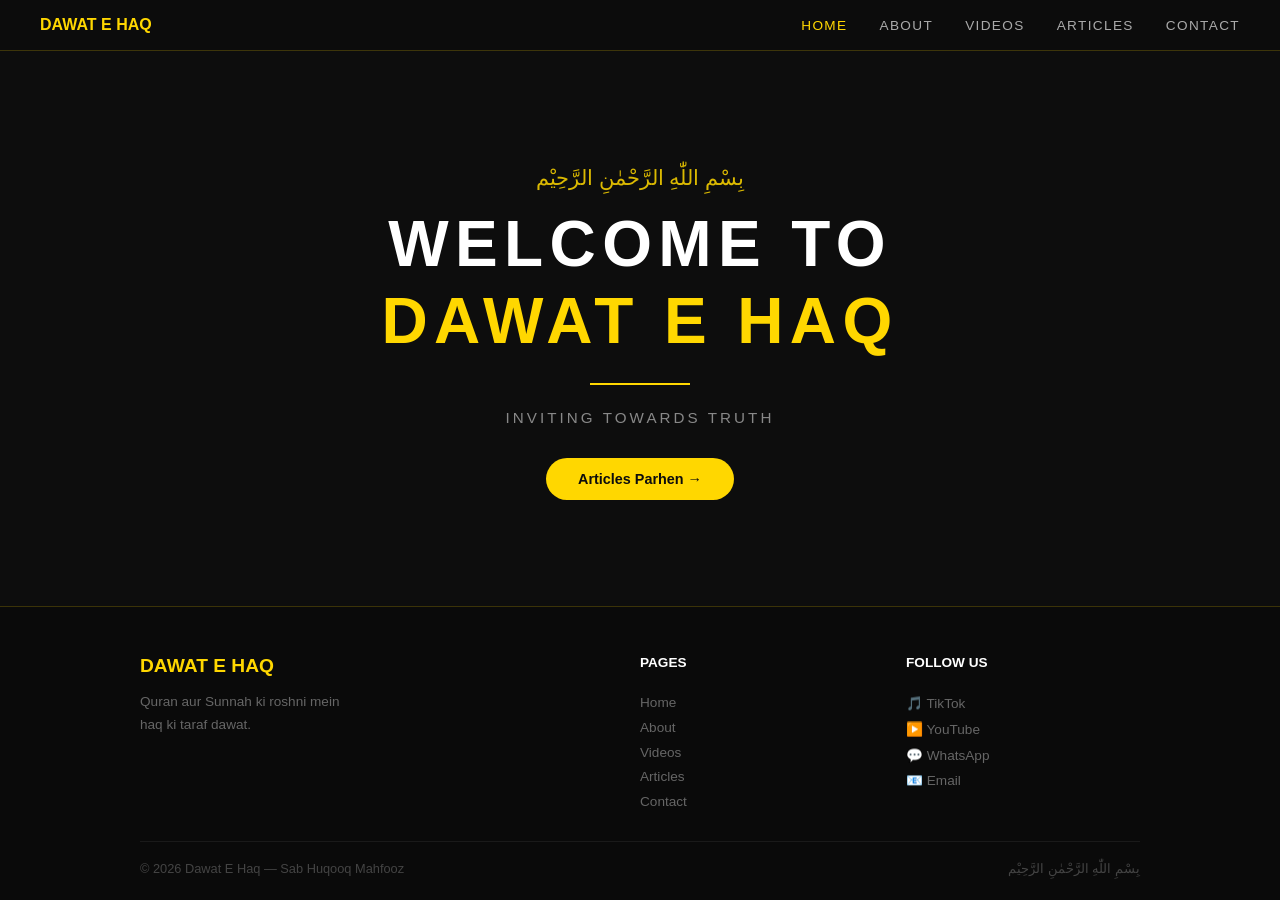
<file: index.html>
<!DOCTYPE html>
<html lang="en">
<head>
  <meta charset="UTF-8"/>
  <meta name="viewport" content="width=device-width, initial-scale=1.0"/>
  <title>Dawat E Haq</title>
  <style>
    * { margin: 0; padding: 0; box-sizing: border-box; }

    body {
      background: #0d0d0d;
      font-family: 'Segoe UI', sans-serif;
      min-height: 100vh;
      display: flex;
      flex-direction: column;
    }

    nav {
      position: fixed;
      top: 0; left: 0; right: 0;
      display: flex;
      align-items: center;
      justify-content: space-between;
      padding: 1rem 2.5rem;
      background: rgba(13,13,13,0.95);
      border-bottom: 1px solid rgba(255,215,0,0.2);
      z-index: 100;
    }

    .nav-logo {
      font-size: 1rem;
      font-weight: 900;
      color: gold;
      text-decoration: none;
      white-space: nowrap;
    }

    .nav-links {
      display: flex;
      gap: 2rem;
      list-style: none;
    }

    .nav-links a {
      color: #aaa;
      text-decoration: none;
      font-size: 0.85rem;
      text-transform: uppercase;
      letter-spacing: 0.1em;
      transition: color 0.3s;
    }

    .nav-links a:hover,
    .nav-links a.active { color: gold; }

    /* Hamburger */
    .hamburger {
      display: none;
      flex-direction: column;
      gap: 5px;
      cursor: pointer;
      background: none;
      border: none;
    }

    .hamburger span {
      display: block;
      width: 22px;
      height: 2px;
      background: gold;
    }

    /* Mobile Menu */
    .mobile-nav {
      display: none;
      position: fixed;
      top: 55px; left: 0; right: 0;
      background: #111;
      flex-direction: column;
      padding: 1rem 2rem;
      gap: 1rem;
      z-index: 99;
      border-bottom: 1px solid rgba(255,215,0,0.2);
    }

    .mobile-nav.open { display: flex; }

    .mobile-nav a {
      color: #aaa;
      text-decoration: none;
      font-size: 0.9rem;
      text-transform: uppercase;
      padding: 0.3rem 0;
      border-bottom: 1px solid #222;
      transition: color 0.3s;
    }

    .mobile-nav a:hover { color: gold; }

    /* HERO */
    .hero {
      flex: 1;
      display: flex;
      flex-direction: column;
      align-items: center;
      justify-content: center;
      text-align: center;
      padding: 2rem;
      padding-top: 80px;
      padding-bottom: 80px;
      margin-top: 60px;
    }

    .arabic { font-size: 1.3rem; color: gold; margin-bottom: 1rem; opacity: 0.85; }

    .hero h1 {
      font-size: clamp(2rem, 6vw, 4rem);
      color: white;
      font-weight: 900;
      letter-spacing: 0.1em;
      line-height: 1.2;
    }

    .hero h1 span { color: gold; }
    .gold-line { width: 100px; height: 2px; background: gold; margin: 1.5rem auto; }
    .tagline { color: #888; font-size: 0.95rem; letter-spacing: 0.2em; text-transform: uppercase; }

    .hero-btn {
      margin-top: 2rem;
      display: inline-block;
      background: gold;
      color: #0d0d0d;
      padding: 0.8rem 2rem;
      border-radius: 30px;
      text-decoration: none;
      font-weight: 700;
      font-size: 0.9rem;
      transition: opacity 0.3s;
    }

    .hero-btn:hover { opacity: 0.8; }

    /* FOOTER */
    footer {
      background: #0a0a0a;
      border-top: 1px solid rgba(255,215,0,0.2);
      padding: 3rem 2.5rem 1.5rem 2.5rem;
    }

    .footer-top {
      max-width: 1000px;
      margin: 0 auto 2rem auto;
      display: grid;
      grid-template-columns: 2fr 1fr 1fr;
      gap: 2rem;
    }

    .footer-brand h3 { color: gold; font-size: 1.2rem; margin-bottom: 0.8rem; }
    .footer-brand p { color: #666; font-size: 0.85rem; line-height: 1.7; }
    .footer-links h4, .footer-social h4 { color: white; font-size: 0.85rem; text-transform: uppercase; margin-bottom: 1rem; }
    .footer-links, .footer-social { display: flex; flex-direction: column; gap: 0.6rem; }
    .footer-links a, .footer-social a { color: #666; text-decoration: none; font-size: 0.85rem; transition: color 0.3s; }
    .footer-links a:hover, .footer-social a:hover { color: gold; }

    .footer-bottom {
      max-width: 1000px;
      margin: 0 auto;
      border-top: 1px solid #1a1a1a;
      padding-top: 1.2rem;
      display: flex;
      justify-content: space-between;
      align-items: center;
    }

    .footer-bottom p { color: #444; font-size: 0.8rem; }

    /* MOBILE */
    @media (max-width: 768px) {
      nav { padding: 0.8rem 1rem; }
      .nav-links { display: none; }
      .hamburger { display: flex; }
      .footer-top { grid-template-columns: 1fr; }
      .footer-bottom { flex-direction: column; gap: 0.5rem; text-align: center; }
    }
  </style>
</head>
<body>

  <nav>
    <a class="nav-logo" href="index.html">DAWAT E HAQ</a>
    <ul class="nav-links">
      <li><a href="index.html" class="active">Home</a></li>
      <li><a href="aboutus.html">About</a></li>
      <li><a href="videos.html">Videos</a></li>
      <li><a href="articles.html">Articles</a></li>
      <li><a href="contact.html">Contact</a></li>
    </ul>
    <button class="hamburger" id="hamburger">
      <span></span><span></span><span></span>
    </button>
  </nav>

  <div class="mobile-nav" id="mobileNav">
    <a href="index.html">Home</a>
    <a href="aboutus.html">About</a>
    <a href="videos.html">Videos</a>
    <a href="articles.html">Articles</a>
    <a href="contact.html">Contact</a>
  </div>

  <section class="hero">
    <div class="arabic">بِسْمِ اللّٰهِ الرَّحْمٰنِ الرَّحِيْم</div>
    <h1>WELCOME TO<br><span>DAWAT E HAQ</span></h1>
    <div class="gold-line"></div>
    <p class="tagline">Inviting Towards Truth</p>
    <a href="articles.html" class="hero-btn">Articles Parhen →</a>
  </section>

  <footer>
    <div class="footer-top">
      <div class="footer-brand">
        <h3>DAWAT E HAQ</h3>
        <p>Quran aur Sunnah ki roshni mein<br/>haq ki taraf dawat.</p>
      </div>
      <div class="footer-links">
        <h4>Pages</h4>
        <a href="index.html">Home</a>
        <a href="aboutus.html">About</a>
        <a href="videos.html">Videos</a>
        <a href="articles.html">Articles</a>
        <a href="contact.html">Contact</a>
      </div>
      <div class="footer-social">
        <h4>Follow Us</h4>
       <a href="https://tiktok.com/@dawatehaq.q" target="_blank">🎵 TikTok</a>
        <a href="https://youtube.com/@Dawatehaq.q" target="_blank">▶️ YouTube</a>
        <a href="https://wa.me/923245541337" target="_blank">💬 WhatsApp</a>
        <a href="mailto:islamedu034@gmail.com">📧 Email</a>
      </div>
    </div>
    <div class="footer-bottom">
      <p>© 2026 Dawat E Haq — Sab Huqooq Mahfooz</p>
      <p>بِسْمِ اللّٰهِ الرَّحْمٰنِ الرَّحِيْم</p>
    </div>
  </footer>

  <script>
    const btn = document.getElementById('hamburger');
    const menu = document.getElementById('mobileNav');
    btn.addEventListener('click', () => {
      menu.classList.toggle('open');
    });
  </script>

</body>
</html>
</file>
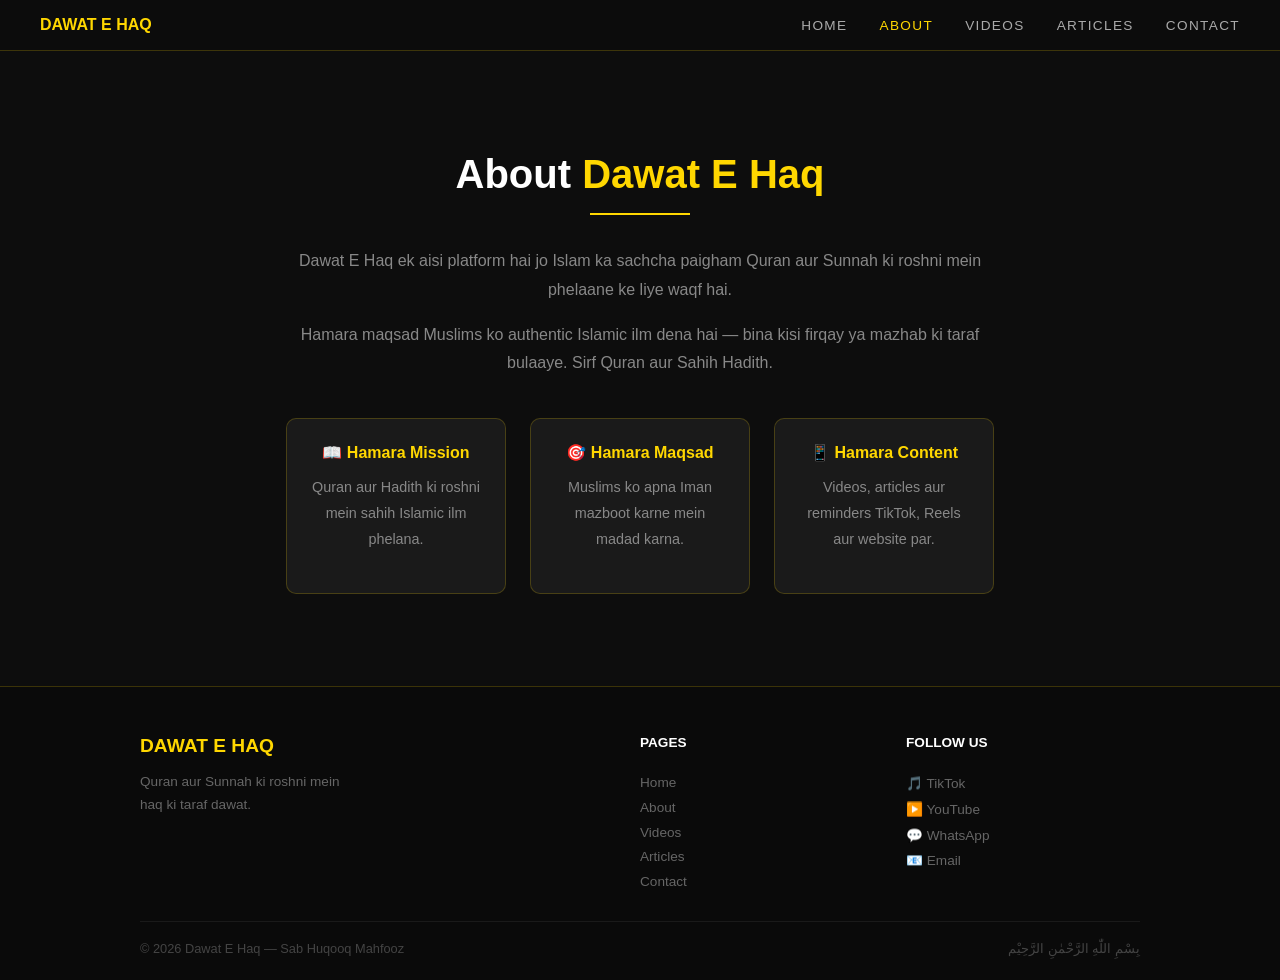
<file: aboutus.html>
<!DOCTYPE html>
<html lang="en">
<head>
  <meta charset="UTF-8"/>
  <meta name="viewport" content="width=device-width, initial-scale=1.0"/>
  <title>About - Dawat E Haq</title>
  <style>
    * { margin: 0; padding: 0; box-sizing: border-box; }
    body { background: #0d0d0d; font-family: 'Segoe UI', sans-serif; color: #ccc; display: flex; flex-direction: column; min-height: 100vh; }
    nav { position: fixed; top: 0; left: 0; right: 0; display: flex; align-items: center; justify-content: space-between; padding: 1rem 2.5rem; background: rgba(13,13,13,0.95); border-bottom: 1px solid rgba(255,215,0,0.2); z-index: 100; }
    .nav-logo { font-size: 1rem; font-weight: 900; color: gold; text-decoration: none; white-space: nowrap; }
    .nav-links { display: flex; gap: 2rem; list-style: none; }
    .nav-links a { color: #aaa; text-decoration: none; font-size: 0.85rem; text-transform: uppercase; letter-spacing: 0.1em; transition: color 0.3s; }
    .nav-links a:hover, .nav-links a.active { color: gold; }
    .hamburger { display: none; flex-direction: column; gap: 5px; cursor: pointer; background: none; border: none; }
    .hamburger span { display: block; width: 22px; height: 2px; background: gold; }
    .mobile-nav { display: none; position: fixed; top: 55px; left: 0; right: 0; background: #111; flex-direction: column; padding: 1rem 2rem; gap: 1rem; z-index: 99; border-bottom: 1px solid rgba(255,215,0,0.2); }
    .mobile-nav.open { display: flex; }
    .mobile-nav a { color: #aaa; text-decoration: none; font-size: 0.9rem; text-transform: uppercase; padding: 0.3rem 0; border-bottom: 1px solid #222; }
    .mobile-nav a:hover { color: gold; }
    .about { max-width: 800px; margin: 120px auto 60px auto; padding: 2rem; text-align: center; flex: 1; }
    .about h1 { font-size: 2.5rem; color: white; margin-bottom: 0.5rem; }
    .about h1 span { color: gold; }
    .gold-line { width: 100px; height: 2px; background: gold; margin: 1rem auto 2rem auto; }
    .about p { color: #888; font-size: 1rem; line-height: 1.8; margin-bottom: 1rem; }
    .cards { display: flex; gap: 1.5rem; margin-top: 2.5rem; flex-wrap: wrap; justify-content: center; }
    .card { background: #1a1a1a; border: 1px solid rgba(255,215,0,0.2); border-radius: 10px; padding: 1.5rem; width: 220px; }
    .card h3 { color: gold; margin-bottom: 0.8rem; font-size: 1rem; }
    .card p { color: #888; font-size: 0.9rem; }
    footer { background: #0a0a0a; border-top: 1px solid rgba(255,215,0,0.2); padding: 3rem 2.5rem 1.5rem 2.5rem; }
    .footer-top { max-width: 1000px; margin: 0 auto 2rem auto; display: grid; grid-template-columns: 2fr 1fr 1fr; gap: 2rem; }
    .footer-brand h3 { color: gold; font-size: 1.2rem; margin-bottom: 0.8rem; }
    .footer-brand p { color: #666; font-size: 0.85rem; line-height: 1.7; }
    .footer-links h4, .footer-social h4 { color: white; font-size: 0.85rem; text-transform: uppercase; margin-bottom: 1rem; }
    .footer-links, .footer-social { display: flex; flex-direction: column; gap: 0.6rem; }
    .footer-links a, .footer-social a { color: #666; text-decoration: none; font-size: 0.85rem; transition: color 0.3s; }
    .footer-links a:hover, .footer-social a:hover { color: gold; }
    .footer-bottom { max-width: 1000px; margin: 0 auto; border-top: 1px solid #1a1a1a; padding-top: 1.2rem; display: flex; justify-content: space-between; align-items: center; }
    .footer-bottom p { color: #444; font-size: 0.8rem; }
    @media (max-width: 768px) {
      nav { padding: 0.8rem 1rem; }
      .nav-links { display: none; }
      .hamburger { display: flex; }
      .cards { flex-direction: column; align-items: center; }
      .card { width: 100%; max-width: 320px; }
      .footer-top { grid-template-columns: 1fr; }
      .footer-bottom { flex-direction: column; gap: 0.5rem; text-align: center; }
    }
  </style>
</head>
<body>
  <nav>
    <a class="nav-logo" href="index.html">DAWAT E HAQ</a>
    <ul class="nav-links">
      <li><a href="index.html">Home</a></li>
      <li><a href="aboutus.html" class="active">About</a></li>
      <li><a href="videos.html">Videos</a></li>
      <li><a href="articles.html">Articles</a></li>
      <li><a href="contact.html">Contact</a></li>
    </ul>
    <button class="hamburger" id="hamburger">
      <span></span><span></span><span></span>
    </button>
  </nav>
  <div class="mobile-nav" id="mobileNav">
    <a href="index.html">Home</a>
    <a href="aboutus.html">About</a>
    <a href="videos.html">Videos</a>
    <a href="articles.html">Articles</a>
    <a href="contact.html">Contact</a>
  </div>
  <section class="about">
    <h1>About <span>Dawat E Haq</span></h1>
    <div class="gold-line"></div>
    <p>Dawat E Haq ek aisi platform hai jo Islam ka sachcha paigham Quran aur Sunnah ki roshni mein phelaane ke liye waqf hai.</p>
    <p>Hamara maqsad Muslims ko authentic Islamic ilm dena hai — bina kisi firqay ya mazhab ki taraf bulaaye. Sirf Quran aur Sahih Hadith.</p>
    <div class="cards">
      <div class="card"><h3>📖 Hamara Mission</h3><p>Quran aur Hadith ki roshni mein sahih Islamic ilm phelana.</p></div>
      <div class="card"><h3>🎯 Hamara Maqsad</h3><p>Muslims ko apna Iman mazboot karne mein madad karna.</p></div>
      <div class="card"><h3>📱 Hamara Content</h3><p>Videos, articles aur reminders TikTok, Reels aur website par.</p></div>
    </div>
  </section>
  <footer>
    <div class="footer-top">
      <div class="footer-brand"><h3>DAWAT E HAQ</h3><p>Quran aur Sunnah ki roshni mein<br/>haq ki taraf dawat.</p></div>
      <div class="footer-links">
        <h4>Pages</h4>
        <a href="index.html">Home</a>
        <a href="aboutus.html">About</a>
        <a href="videos.html">Videos</a>
        <a href="articles.html">Articles</a>
        <a href="contact.html">Contact</a>
      </div>
      <div class="footer-social">
        <h4>Follow Us</h4>
        <a href="https://tiktok.com/@dawatehaq.q" target="_blank">🎵 TikTok</a>
        <a href="https://youtube.com/@Dawatehaq.q" target="_blank">▶️ YouTube</a>
        <a href="https://wa.me/923245541337" target="_blank">💬 WhatsApp</a>
        <a href="mailto:islamedu034@gmail.com">📧 Email</a>
      </div>
    </div>
    <div class="footer-bottom">
      <p>© 2026 Dawat E Haq — Sab Huqooq Mahfooz</p>
      <p>بِسْمِ اللّٰهِ الرَّحْمٰنِ الرَّحِيْم</p>
    </div>
  </footer>
  <script>
    document.getElementById('hamburger').addEventListener('click', () => {
      document.getElementById('mobileNav').classList.toggle('open');
    });
  </script>
</body>
</html>
</file>
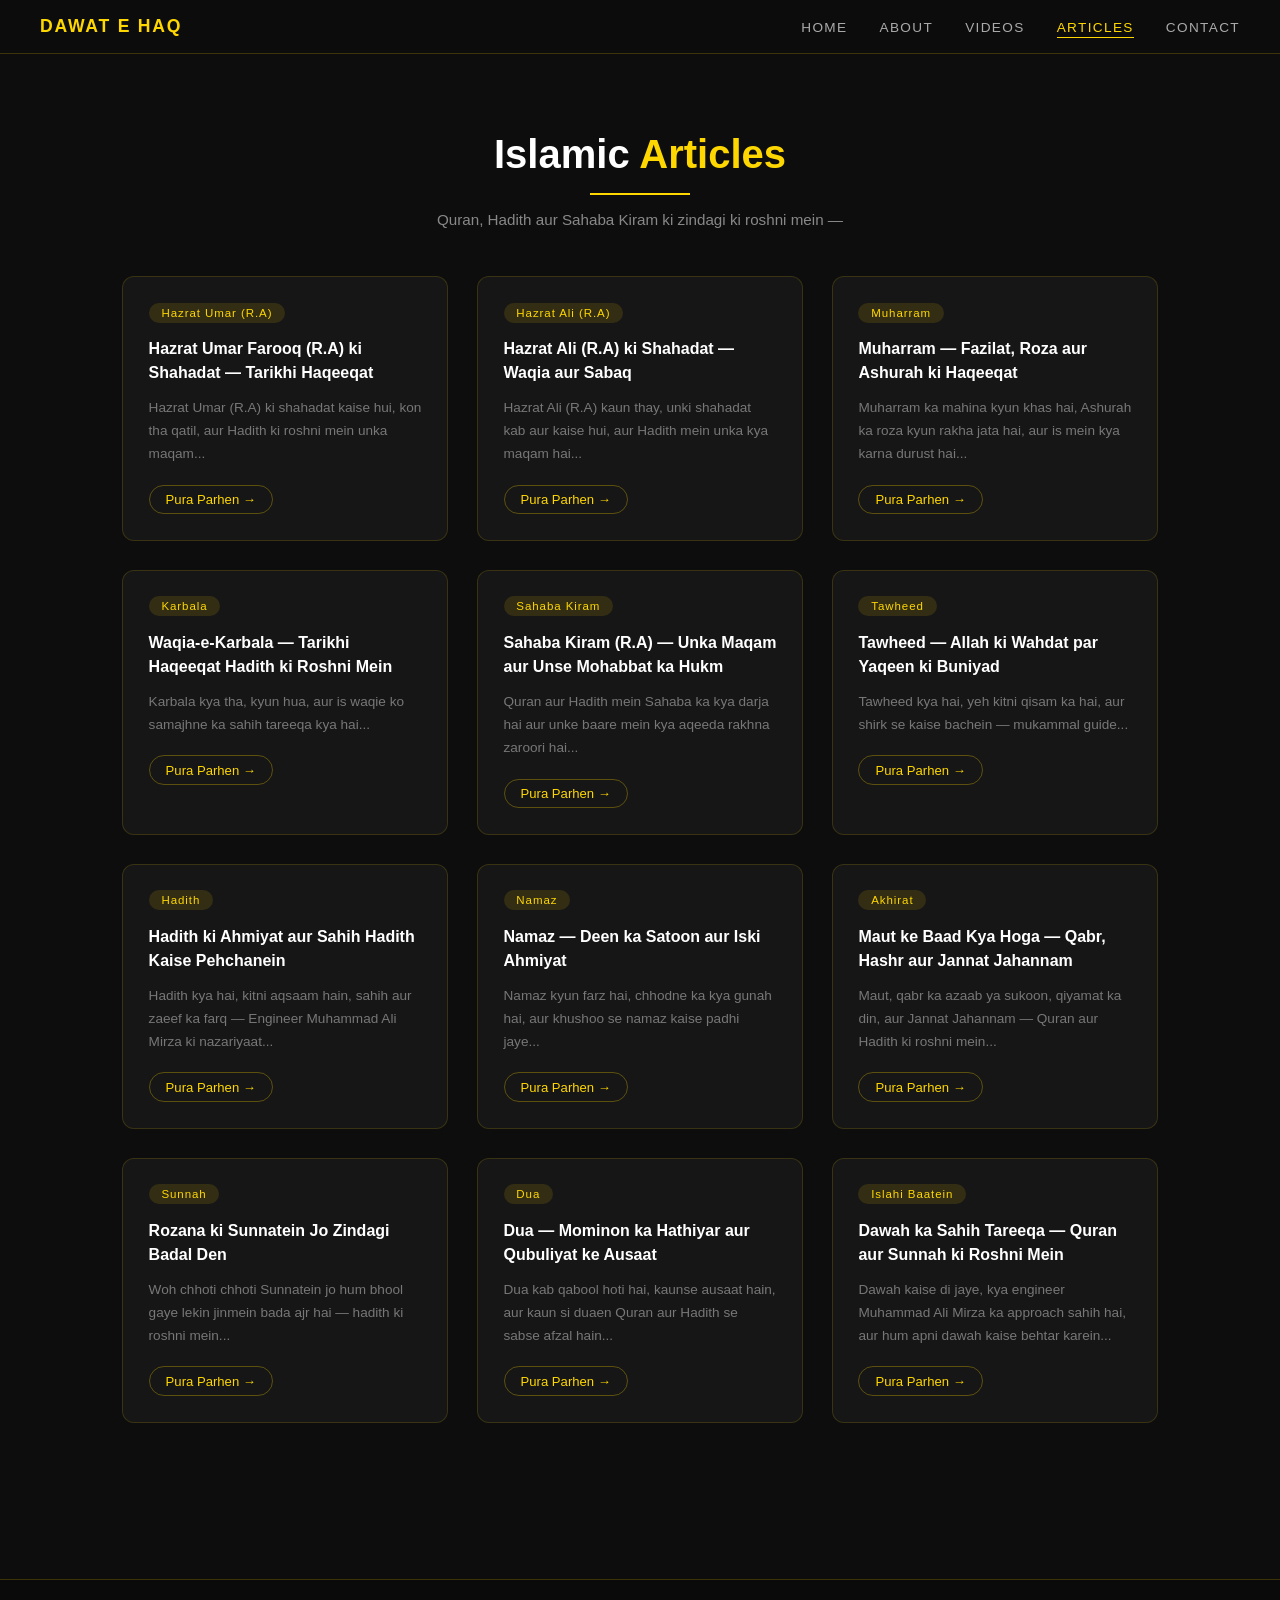
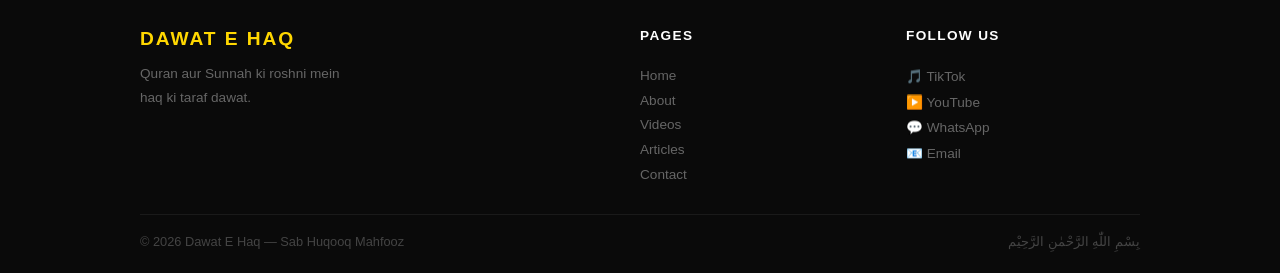
<file: articles.html>
<!DOCTYPE html>
<html lang="en">
<head>
  <meta charset="UTF-8"/>
  <meta name="viewport" content="width=device-width, initial-scale=1.0"/>
  <title>Articles - Dawat E Haq</title>
  <link rel="stylesheet" href="style.css">
  <style>
    * { margin: 0; padding: 0; box-sizing: border-box; }

    body {
      background: #0d0d0d;
      font-family: 'Segoe UI', sans-serif;
      color: #ccc;
    }

    nav {
      position: fixed;
      top: 0; left: 0; right: 0;
      display: flex;
      align-items: center;
      justify-content: space-between;
      padding: 1rem 2.5rem;
      background: rgba(13,13,13,0.95);
      border-bottom: 1px solid rgba(255,215,0,0.2);
      z-index: 100;
    }

    .nav-logo {
      font-size: 1.1rem;
      font-weight: 900;
      color: gold;
      text-decoration: none;
      letter-spacing: 0.1em;
    }

    .nav-links {
      display: flex;
      gap: 2rem;
      list-style: none;
    }

    .nav-links a {
      color: #aaa;
      text-decoration: none;
      font-size: 0.85rem;
      text-transform: uppercase;
      letter-spacing: 0.1em;
      transition: color 0.3s;
    }

    .nav-links a:hover, .nav-links a.active { color: gold; }

    /* PAGE */
    .articles-page {
      max-width: 1100px;
      margin: 100px auto 60px auto;
      padding: 2rem;
    }

    .page-header {
      text-align: center;
      margin-bottom: 3rem;
    }

    .page-header h1 {
      font-size: 2.5rem;
      color: white;
      margin-bottom: 0.5rem;
    }

    .page-header h1 span { color: gold; }

    .gold-line {
      width: 100px;
      height: 2px;
      background: gold;
      margin: 1rem auto;
    }

    .page-header p {
      color: #888;
      font-size: 0.95rem;
    }

    /* GRID */
    .article-grid {
      display: grid;
      grid-template-columns: repeat(3, 1fr);
      gap: 1.8rem;
    }

    .article-card {
      background: #161616;
      border: 1px solid rgba(255,215,0,0.15);
      border-radius: 12px;
      padding: 1.6rem;
      cursor: pointer;
      transition: border-color 0.3s, transform 0.2s;
    }

    .article-card:hover {
      border-color: gold;
      transform: translateY(-4px);
    }

    .tag {
      display: inline-block;
      background: rgba(255,215,0,0.12);
      color: gold;
      font-size: 0.72rem;
      padding: 0.25rem 0.8rem;
      border-radius: 20px;
      margin-bottom: 0.9rem;
      letter-spacing: 0.08em;
    }

    .article-card h3 {
      color: white;
      font-size: 1rem;
      line-height: 1.5;
      margin-bottom: 0.7rem;
    }

    .article-card .preview {
      color: #777;
      font-size: 0.85rem;
      line-height: 1.7;
      margin-bottom: 1.2rem;
    }

    .read-btn {
      color: gold;
      font-size: 0.82rem;
      background: none;
      border: 1px solid rgba(255,215,0,0.3);
      padding: 0.4rem 1rem;
      border-radius: 20px;
      cursor: pointer;
      transition: background 0.3s;
    }

    .read-btn:hover { background: rgba(255,215,0,0.1); }

    /* MODAL */
    .modal-overlay {
      display: none;
      position: fixed;
      inset: 0;
      background: rgba(0,0,0,0.85);
      z-index: 200;
      align-items: center;
      justify-content: center;
      padding: 1rem;
    }

    .modal-overlay.open { display: flex; }

    .modal {
      background: #161616;
      border: 1px solid rgba(255,215,0,0.25);
      border-radius: 14px;
      max-width: 700px;
      width: 100%;
      max-height: 85vh;
      overflow-y: auto;
      padding: 2.5rem;
      position: relative;
      animation: popIn 0.3s ease;
    }

    @keyframes popIn {
      from { opacity: 0; transform: scale(0.95); }
      to   { opacity: 1; transform: scale(1); }
    }

    .modal-close {
      position: absolute;
      top: 1rem; right: 1.2rem;
      background: none;
      border: none;
      color: #888;
      font-size: 1.5rem;
      cursor: pointer;
      transition: color 0.2s;
    }

    .modal-close:hover { color: gold; }

    .modal .tag { margin-bottom: 1rem; }

    .modal h2 {
      color: white;
      font-size: 1.4rem;
      line-height: 1.4;
      margin-bottom: 1.2rem;
    }

    .modal .hadith-box {
      background: rgba(255,215,0,0.06);
      border-left: 3px solid gold;
      padding: 1rem 1.2rem;
      border-radius: 6px;
      margin: 1.2rem 0;
      font-style: italic;
      color: #ccc;
      font-size: 0.9rem;
      line-height: 1.7;
    }

    .modal .hadith-ref {
      color: gold;
      font-size: 0.78rem;
      margin-top: 0.4rem;
      font-style: normal;
    }

    .modal .body-text {
      color: #999;
      font-size: 0.9rem;
      line-height: 1.9;
      margin-bottom: 1rem;
    }

    .modal .section-title {
      color: gold;
      font-size: 0.95rem;
      font-weight: 600;
      margin: 1.4rem 0 0.5rem 0;
      text-transform: uppercase;
      letter-spacing: 0.08em;
    }

    /* Mobile */
    @media (max-width: 768px) {
      .article-grid { grid-template-columns: repeat(2, 1fr); }
    }

    @media (max-width: 500px) {
      .article-grid { grid-template-columns: 1fr; }
      .modal { padding: 1.5rem; }
    }
  </style>
</head>



<body>


  <nav>
    <a class="nav-logo" href="index.html">DAWAT E HAQ</a>
    <ul class="nav-links">
      <li><a href="index.html">Home</a></li>
      <li><a href="about.html">About</a></li>
      <li><a href="videos.html">Videos</a></li>
      <li><a href="articles.html" class="active">Articles</a></li>
      <li><a href="contact.html">Contact</a></li>
    </ul>
  </nav>

  <section class="articles-page">
    <div class="page-header">
      <h1>Islamic <span>Articles</span></h1>
      <div class="gold-line"></div>
      <p>Quran, Hadith aur Sahaba Kiram ki zindagi ki roshni mein —</p>
    </div>

    <div class="article-grid" id="articleGrid"></div>
	<script async="async" data-cfasync="false" src="https://pl29778333.effectivecpmnetwork.com/3b5bdc06a1d8f1157920da0cf55aa295/invoke.js"></script>
<div id="container-3b5bdc06a1d8f1157920da0cf55aa295"></div>

  </section>

  <!-- MODAL -->
  <div class="modal-overlay" id="modalOverlay">
    <div class="modal" id="modalContent">
      <button class="modal-close" id="modalClose">✕</button>
      <div id="modalBody"></div>
    </div>
  </div>

  <script>
    const articles = [

      {
        tag: "Hazrat Umar (R.A)",
        title: "Hazrat Umar Farooq (R.A) ki Shahadat — Tarikhi Haqeeqat",
        preview: "Hazrat Umar (R.A) ki shahadat kaise hui, kon tha qatil, aur Hadith ki roshni mein unka maqam...",
        content: `
          <div class="tag">Hazrat Umar (R.A)</div>
          <h2>Hazrat Umar Farooq (R.A) ki Shahadat — Tarikhi Haqeeqat</h2>

          <div class="hadith-box">
            "Agar Mere baad koi Nabi hota to woh Umar hote."
            <div class="hadith-ref">— Rasoolullah ﷺ | Tirmidhi: 3686</div>
          </div>

          <p class="body-text">Hazrat Umar ibn al-Khattab (R.A) Islam ke doosray Khalifa thay. Unka dor-e-khilafat (634–644 CE) Islam ki tarikhi fatoohat ka golden period tha. Iran, Iraq, Syria, aur Egypt is dor mein fatah hue.</p>

          <div class="section-title">Shahadat ka Waqia</div>
          <p class="body-text">26 Dhul Hijjah 23 Hijri ko Fajr ki namaz ke dauran Abu Lulu Firoz (ek Majusi ghulam) ne Hazrat Umar (R.A) par khanjaron se hamla kiya aur unhein 6 zakhm lagaye. 3 din baad 1 Muharram 24 Hijri ko unki shahadat hui. Unki umar us waqt 63 saal thi.</p>

          <div class="hadith-box">
            Hazrat Umar (R.A) ne farmaya: "Allah ka shukar hai jis ne meri shahadat ek Musalman ke haath se nahi ki."
            <div class="hadith-ref">— Sahih Bukhari: 3700</div>
          </div>

          <div class="section-title"></div>
          <p class="body-text">Hazrat Umar (R.A) ki shahadat ek Majusi ne ki — yeh ek historical fact hai jis mein koi ikhtilaaf nahi. Jo log is waqie ko firqawaarana rang dete hain woh tarikhi haqeeqat se bhagte hain. Umar (R.A) ka maqam itna buland tha ke Shaitan bhi unka rasta badal leta tha.</p>
Hazrat Umar Farooq (R.A) ki tareekh-e-shahadat (date of martyrdom) ke hawale se elmi aur tareekhi halqo mein do aara (opinions) pai jati hain: Ek raye 1 Muharram ki hai (jo ke awami satah par zyada mashhoor hai) aur dosri raye 26 ya 27 Zulhijjah ki hai.

Agar tareekhi aur hadees ki riwayat ka gehrayi se mutala kiya jaye, to maloom hota hai ke Hazrat Umar (R.A) par hamla Zulhijjah ke aakhri dino mein hua tha, aur isi wajah se bade bade muarrakeen (historians) ne aap ki shahadat ki tareekh Zulhijjah ke aakhir mein hi likhi hai.

Is moqaf ke haq mein tareekh aur mustanad hawalon par mabni tafseeli mazmoon (article) darj-zail hai:

Hazrat Umar Farooq (R.A) Ki Tareekh-e-Shahadat: Ek Tehqeeqi Wa Tareekhi Jaisa
Islami tareekh mein Khulafa-e-Rashideen ki zindagi aur un ke yawm-e-wafat (day of demise) ko nihayat ehmeyat hasil hai. Ameer-ul-Momineen Sayyedna Umar Farooq (R.A) ki shahadat ka waqia tareekh-e-Islam ka ek nihayat dardnak mor tha. Aam taur par awam mein 1 Muharram-ul-Haram ko aap ka yawm-e-shahadat manaya jata hai, lekin agar kutub-e-tareekh, seerat, aur ahaadees ke aasaar ka barik-beeni se jaiza liya jaye to 26 ya 27 Zulhijjah ki tareekh ko majboot elmi wa tareekhi bunyadein hasil hain.

1. Waqia-e-Hamla Aur Mustanad Ahaadees Ka Tasalsul
Sahih Bukhari aur dosri kutub-e-hadees mein Hazrat Umar Farooq (R.A) par qatilana hamle aur us ke baad ke ahwal tafseel se milte hain. Abu Lulu Feroz (Majoosi) ne aap par namaz-e-fajr ke doran hamla kiya tha.

Zakhmo Ki Nauyat Aur Mohlat: Ahaadees se sabit hai ke hamle ke baad Hazrat Umar (R.A) chand din tak shadeed zakhmi halat mein zinda rahe. Aap ko nabeedh (khajoor ka pani) aur doodh pilaya gaya jo zakhmo ke raste bahar nikal aaya, jis se atibba (doctors) aur sahabah ko yaqeen ho gaya ke ab waqt-e-aakhir qareeb hai.

Sahih Bukhari Ki Riwayat: Hafiz Ibn-e-Hajar Asqalani aur dosre shareheen-e-hadees ke mutabiq, Hazrat Umar (R.A) par hamla Budh (Wednesday) ke din, 26 Zulhijjah 23 Hijri ko hua تھا. Hamle ke baad aap teen din tak bistar-e-alalat par rahe aur phir jaam-e-shahadat nosh farmaya.

2. Kabaar Muarrakeen Aur Muhaddiseen Ki Aara
Mustanad tareen tareekhi kutub aur ilm-e-rijal (sahabah ki zindagi par tehqeeq karne wale) ke mahireen ne Zulhijjah ki tareekh ko hi tarjeeh di hai.

Imam Ibn-e-Aseer Aur Imam Ibn-e-Jareer Al-Tabari: Tareekh-e-Tabari mein sarahat maujood hai ke Hazrat Umar (R.A) par hamla Zulhijjah ke aakhri dino mein (jab chand raatein baqi theen) hua, aur aap ki wafat Zulhijjah ke bilkul aakhir mein hui.

Imam Ibn-e-Kaseer (Mutawaffi 774 Ah): Unho ne apni mashhoor tareekh "Al-Bidaya wan-Nihaya" mein likha hai:

"Hazrat Umar (R.A) Budh ke roz, Zulhijjah ke mahine ki chhabis (26) tareekh ko zakhmi hue aur teen din baad wafat payee."

Imam Jalaluddin Al-Suyuti: Unho ne apni kitab "Tareekh-ul-Khulafa" mein bhi isi moqaf ki taeecd ki hai ke aap ki shahadat Zulhijjah ke aakhri aiyam mein hui.

Imam Ibn-e-Hajar Asqalani: "Fath-ul-Bari" (Sharah Sahih Bukhari) mein likhte hain ke Hazrat Umar (R.A) ki wafat Zulhijjah ke aakhri dino mein hui aur baaz ne sarahat ki ke wo saal ka bilkul aakhri din tha.

3. Madfan Aur Tadfeen Ki Tareekh Ka Hisab
Hazrat Umar Farooq (R.A) ki namaz-e-janaza Hazrat Suhaib Rumi (R.A) ne parhayi aur aap ko Rawza-e-Rasool (S.A.W) mein Hazrat Abu Bakr Siddique (R.A) ke pehlu mein dafan kiya gaya.

Agar hamle ki tareekh 26 Zulhijjah tasleem ki jaye, to teen din ki mohlat ke baad aap ki wafat 29 Zulhijjah (ya agar mahina 30 ka ho to 30 Zulhijjah) ko banti hai. Chunki tadfeen raat ke waqt ya agle din hui, is liye baaz muarrakeen ne Hijri saal badalne ki wajah se ise 1 Muharram se tabeer kar diya. Goya 1 Muharram ki tareekh darasal aap ki tadfeen (burial) ya khilafat-e-Usmani ke aaghaaz ki tareekh hai, na ke asal din-e-wafat ki.
          <div class="hadith-box">
            "Umar ke saaye se bhi Shaitan darta tha."
            <div class="hadith-ref">— Sahih Bukhari: 3294</div>
          </div>

          <p class="body-text">Hazrat Umar (R.A) ne apni zindagi mein Baitul Maal se sirf utna liya jitna ek gareeb insaan ko kafi ho. Woh khud faqa karte aur ummat ko khilate. Yahi hai asli khilafat ka namuna.</p>
        `
      },

      {
        tag: "Hazrat Ali (R.A)",
        title: "Hazrat Ali (R.A) ki Shahadat — Waqia aur Sabaq",
        preview: "Hazrat Ali (R.A) kaun thay, unki shahadat kab aur kaise hui, aur Hadith mein unka kya maqam hai...",
        content: `
          <div class="tag">Hazrat Ali (R.A)</div>
          <h2>Hazrat Ali (R.A) ki Shahadat — Waqia aur Sabaq</h2>

          <div class="hadith-box">
            "Ali mujh se aur main Ali se hoon."
            <div class="hadith-ref">— Rasoolullah ﷺ | Tirmidhi: 3719</div>
          </div>

          <p class="body-text">Hazrat Ali ibn Abi Talib (R.A) Rasoolullah ﷺ ke chacha zaad bhai aur damaad thay. Woh Islam ke chauthe Khalifa thay (656–661 CE). Unka laqab "Asadullah" (Allah ka Sher) tha.</p>

          <div class="section-title">Shahadat ka Waqia</div>
          <p class="body-text">17 Ramadan 40 Hijri ko Fajr ki namaz ke waqt Masjid-e-Kufa mein Abdur Rahman ibn Muljam (Khariji) ne Hazrat Ali (R.A) par zeher mila hua talwar se hamla kiya. 2 din baad 19 Ramadan ko unki shahadat hui. Unki umar 63 saal thi.</p>

          <div class="hadith-box">
            "Ali se mohabbat Iman ki nishani hai aur Ali se bugz Nifaq ki nishani."
            <div class="hadith-ref">— Sahih Muslim: 78</div>
          </div>

          <div class="section-title"></div>
          <p class="body-text">Hazrat Ali (R.A) ko ek Khariji ne shaheed kiya — na kisi Sahabi ne, na Muawiya (R.A) ne. Khawarij woh log thay jinhon ne na Ali ko mana, na Muawiya ko. Unka aqeeda tha ke "Hukm sirf Allah ka hai" — aur is ke naam par dono ke khilaf they. Aaj bhi Khawarij ki soch zinda hai — jo apne aap ko haq par samjhe aur dusron ko kafir kahe.</p>

          <div class="hadith-box">
            "Khawarij Jahannam ke kuttay hain."
            <div class="hadith-ref">— Ibn Majah: 173</div>
          </div>

          <p class="body-text">Hazrat Ali (R.A) ne apne qatil ke baare mein kaha: "Agar main zinda raha to main khud faisla karunga, agar mar gaya to sirf ek hi baar maro — mujhse zyada zulm mat karna." Yeh hai unka akhlaq.</p>
        `
      },

      {
        tag: "Muharram",
        title: "Muharram — Fazilat, Roza aur Ashurah ki Haqeeqat",
        preview: "Muharram ka mahina kyun khas hai, Ashurah ka roza kyun rakha jata hai, aur is mein kya karna durust hai...",
        content: `
          <div class="tag">Muharram</div>
          <h2>Muharram — Fazilat, Roza aur Ashurah ki Haqeeqat</h2>

          <div class="hadith-box">
            "Ramadan ke baad afzal roza Allah ke mahine Muharram ka roza hai."
            <div class="hadith-ref">— Sahih Muslim: 1163</div>
          </div>

          <p class="body-text">Muharram Islamic calendar ka pehla mahina hai. Yeh "Ashhur-ul-Hurum" (haram mahinon) mein se ek hai. Allah ne is mahine ko khud apna mahina kaha hai.</p>

          <div class="section-title">10 Muharram — Youm-e-Ashurah</div>
          <p class="body-text">Rasoolullah ﷺ Madinah tashreef laye to dekha ke Yahudi 10 Muharram ko roza rakhte hain. Aap ﷺ ne poocha to bole: "Is din Allah ne Musa (A.S) ko Firon se nijaat di thi." Aap ﷺ ne farmaya: "Hum Musa ke zyada haqdar hain" — aur roza rakha aur rakhhwaya.</p>

          <div class="hadith-box">
            "Ashurah ka roza pichle saal ke gunaah mita deta hai."
            <div class="hadith-ref">— Sahih Muslim: 1162</div>
          </div>

          <div class="section-title"></div>
          <p class="body-text"> Ashurah ka talluq Musa (A.S) ki nijaat se hai — Hazrat Hussain (R.A) ki shahadat se nahi. Karbala 61 Hijri mein hua, jabke Ashurah ka roza pehle se tha. In dono ko mix karna tarikhi ghalti hai. Muharram mein rona, maatam, zanjeer zani — yeh sab Quran aur Sahih Hadith se sabit nahi.</p>

          <div class="section-title">Kya Karen Muharram Mein?</div>
          <p class="body-text">✅ 9 aur 10 Muharram ka roza rakhen (ya 10 aur 11) — yeh Sunnah hai.<br/>✅ Zikr, ibadat, aur nafl namaz badhayen.<br/>❌ Maatam, seena koobi, zanjeer zani — yeh Islam mein nahi.</p>
        `
      },

      {
        tag: "Karbala",
        title: "Waqia-e-Karbala — Tarikhi Haqeeqat Hadith ki Roshni Mein",
        preview: "Karbala kya tha, kyun hua, aur is waqie ko samajhne ka sahih tareeqa kya hai...",
        content: `
          <div class="tag">Karbala</div>
          <h2>Waqia-e-Karbala — Tarikhi Haqeeqat</h2>

          <div class="hadith-box">
            "Hussain mujh se hai aur main Hussain se hoon. Allah us se mohabbat kare jo Hussain se mohabbat kare."
            <div class="hadith-ref">— Tirmidhi: 3775</div>
          </div>

          <p class="body-text">10 Muharram 61 Hijri ko Karbala (Iraq) mein Hazrat Hussain ibn Ali (R.A) aur unke 72 saathiyon ko Yazid ki fauj ne shaheed kiya. Yeh Islam ki tarikhi sabse badi musibaton mein se ek hai.</p>

          <div class="section-title">Kyun Hua Yeh Waqia?</div>
          <p class="body-text">Kufa ke logon ne Hazrat Hussain (R.A) ko khutoot likh kar bulaya aur bayat ka wada kiya. Jab Hussain (R.A) nikle to Kufa wale muk gaye. Ibn Ziyad (Yazid ka Governor) ne fauj bhej di. Hussain (R.A) ne Yazid ki bay'at se inkar kiya kyunke yeh unke zeemay deen ka mamla tha.</p>

          <div class="section-title"></div>
          <p class="body-text">Karbala ek siyasi aur askari waqia tha jis mein Hussain (R.A) ne haq par qaim reh kar shahadat qabool ki. Lekin is waqie ko har saal maatam aur azadari mein badal dena — yeh Hussain (R.A) ki sunnah nahi, balke ek baad mein ijad ki gayi baat hai. Hussain (R.A) ka asli sabaq tha: Haq baat kaho, chahe jaan jaaye.</p>

          <div class="hadith-box">
            "Shaheed ka dard sirf ek choonti ke katne jaisa hoga."
            <div class="hadith-ref">— Tirmidhi: 1668</div>
          </div>

          <p class="body-text">Hazrat Hussain (R.A) se mohabbat ka sahi tareeqa yeh hai ke unke raaste par chalo — haq bolo, zulm se na daro, aur deen par qaim raho.</p>
        `
      },

      {
        tag: "Sahaba Kiram",
        title: "Sahaba Kiram (R.A) — Unka Maqam aur Unse Mohabbat ka Hukm",
        preview: "Quran aur Hadith mein Sahaba ka kya darja hai aur unke baare mein kya aqeeda rakhna zaroori hai...",
        content: `
          <div class="tag">Sahaba Kiram</div>
          <h2>Sahaba Kiram (R.A) — Maqam aur Mohabbat</h2>

          <div class="hadith-box">
            "Mere Sahaba ke baare mein Allah se daro! Mere baad unhe nishana mat banao. Jo unse mohabbat karta hai woh meri mohabbat ki wajah se karta hai."
            <div class="hadith-ref">— Tirmidhi: 3862</div>
          </div>

          <p class="body-text">Sahaba woh log hain jinhon ne Rasoolullah ﷺ ko Iman ki halat mein dekha aur Iman par mare. Quran ne unhe "Ridhwan" (Allah ki raza) ka certificate dia.</p>

          <div class="hadith-box">
            "Allah un sab se raazi hua aur woh sab Allah se raazi hue." 
            <div class="hadith-ref">— Al-Quran 9:100</div>
          </div>

          <div class="section-title">Sahaba ki Aapsi Ikhtilafaat</div>
          <p class="body-text">Sahaba ke darmiyan jo ikhtilafaat hue (jaise Jamal aur Siffeen ki jangein) — yeh ijtihadi ghaltiyan thin. Woh sab Jannat mein jayenge. Hadith mein hai ke Sahaba sitaron ki tarah hain — jis ki bhi pairwi karo hidayat payoge.</p>

          <div class="section-title"></div>
          <p class="body-text"> Jo log Sahaba par lanat bhejtay hain — unka hukm Quran aur Hadith ki roshni mein bohot sakht hai. Abu Bakr, Umar, Usman, Ali, Muawiya, Ayesha — ye sab Sahaba hain aur sab se mohabbat farz hai. Inhe taqseem karna Iblees ka kaam hai.</p>
        `
      },

      {
        tag: "Tawheed",
        title: "Tawheed — Allah ki Wahdat par Yaqeen ki Buniyad",
        preview: "Tawheed kya hai, yeh kitni qisam ka hai, aur shirk se kaise bachein — mukammal guide...",
        content: `
          <div class="tag">Tawheed</div>
          <h2>Tawheed — Wahdat-e-Ilahi ki Buniyad</h2>

          <div class="hadith-box">
            "Jo shakhs is haal mein mara ke Allah ke saath kisi ko shareek nahi kiya woh Jannat mein jayega."
            <div class="hadith-ref">— Sahih Bukhari: 129</div>
          </div>

          <p class="body-text">Tawheed ka matlab hai: Allah aik hai — uski Zaat mein, Sifaat mein, aur Ibadat mein. Yeh Islam ka sabse pehla aur sabse zaroori rukn hai.</p>

          <div class="section-title">Tawheed ki 3 Aqsaam</div>
          <p class="body-text">
            <strong style="color:gold">1. Tawheed Rububiyah:</strong> Allah hi paida karta hai, rozi deta hai, maarta hai — koi shareek nahi.<br/><br/>
            <strong style="color:gold">2. Tawheed Uluhiyah:</strong> Ibadat sirf Allah ki — dua, nazar, qurbani, tawakkul — sirf Usi ke liye.<br/><br/>
            <strong style="color:gold">3. Tawheed Asma wa Sifaat:</strong> Allah ke naam aur sifaat waise hi manno jaise Quran aur Hadith mein hain.
          </p>

          <div class="hadith-box">
            "Shirk sabse bada gunah hai."
            <div class="hadith-ref">— Sahih Bukhari: 2653</div>
          </div>

          <div class="section-title"></div>
          <p class="body-text"> Pakistan mein sabse bada masla Tawheed ka hi hai. Log qabron par jaate hain, buzurgon ko pukaarte hain — yeh Shirk ki taraf ja sakta hai. Ibadat sirf Allah ki — waseela Quran aur Sunnah se — yahi asli Tawheed hai.</p>
        `
      },

      {
        tag: "Hadith",
        title: "Hadith ki Ahmiyat aur Sahih Hadith Kaise Pehchanein",
        preview: "Hadith kya hai, kitni aqsaam hain, sahih aur zaeef ka farq — Engineer Muhammad Ali Mirza ki nazariyaat...",
        content: `
          <div class="tag">Hadith</div>
          <h2>Hadith ki Ahmiyat aur Sahih Hadith ki Pehchaan</h2>

          <div class="hadith-box">
            "Jo meri itaat kare usne Allah ki itaat ki."
            <div class="hadith-ref">— Al-Quran 4:80</div>
          </div>

          <p class="body-text">Hadith Rasoolullah ﷺ ke aqwal, afaal aur taqreer (khamoshi se ijazat) ka majmua hai. Quran ke baad yeh deen ka doosra sabse bada masdar hai.</p>

          <div class="section-title">Hadith ki Aqsaam</div>
          <p class="body-text">
            <strong style="color:gold">Sahih:</strong> Sahih chain aur matn — jaise Bukhari, Muslim.<br/>
            <strong style="color:gold">Hasan:</strong> Thori kamzori lekin qabil-e-amal.<br/>
            <strong style="color:gold">Zaeef:</strong> Kamzor — is par amal احتیاط se.<br/>
            <strong style="color:gold">Mauzu:</strong> Jhooti hadith — bilkul nahi manein.
          </p>

          <div class="hadith-box">
            "Jo mujh par jaan bhoojh kar jhooti baat lagaye woh apna thikana Jahannam mein bana le."
            <div class="hadith-ref">— Sahih Bukhari: 110</div>
          </div>

          <div class="section-title"></div>
          <p class="body-text"> Har sunni sunai hadith par amal nahi karna chahiye. Pehle dekhو — kya yeh Sahih Bukhari ya Muslim mein hai? Kya isnad sahih hai? Mohaddiseen ne bohot mehnat se hadith ko parakh kar sahih aur zaeef alag kiya — unki tehqeeq ka faida uthao.</p>
        `
      },

      {
        tag: "Namaz",
        title: "Namaz — Deen ka Satoon aur Iski Ahmiyat",
        preview: "Namaz kyun farz hai, chhodne ka kya gunah hai, aur khushoo se namaz kaise padhi jaye...",
        content: `
          <div class="tag">Namaz</div>
          <h2>Namaz — Deen ka Satoon</h2>

          <div class="hadith-box">
            "Namaz aur kufr ke darmiyan farq namaz ka chhodna hai."
            <div class="hadith-ref">— Sahih Muslim: 82</div>
          </div>

          <p class="body-text">Namaz din mein 5 baar farz hai. Yeh Miraaj ki raat seedha Allah ne Rasoolullah ﷺ ko di — kisi farishte ke zariye nahi. Yeh Allah ka apne bande se seedha connection hai.</p>

          <div class="section-title">Namaz ki Fazilat</div>
          <p class="body-text">Ek hadith mein hai ke agar kisi ke ghar ke saamne nahr ho aur woh din mein 5 baar nahaaye to kya koi mail bachega? Bilkul nahi. Isi tarah namaz gunaah dhoti hai.</p>

          <div class="hadith-box">
            "Qiyamat ke din bandey se pehle namaz ka hisaab hoga."
            <div class="hadith-ref">— Tirmidhi: 413</div>
          </div>

          <div class="section-title"></div>
        `
      },

      {
        tag: "Akhirat",
        title: "Maut ke Baad Kya Hoga — Qabr, Hashr aur Jannat Jahannam",
        preview: "Maut, qabr ka azaab ya sukoon, qiyamat ka din, aur Jannat Jahannam — Quran aur Hadith ki roshni mein...",
        content: `
          <div class="tag">Akhirat</div>
          <h2>Maut ke Baad Kya Hoga</h2>

          <div class="hadith-box">
            "Aqlmand woh hai jo apne nafs ko qabu kare aur marne ke baad ki tayyari kare."
            <div class="hadith-ref">— Tirmidhi: 2459</div>
          </div>

          <p class="body-text">Maut har zinda cheez ko aani hai. Marne ke baad barzakh ka alam shuru hota hai — jahan mominon ko sukoon aur gunahgaron ko azaab milta hai.</p>

          <div class="section-title">Qabr ka Sawaal</div>
          <p class="body-text">Munkar aur Nakeer do farishte aayenge aur 3 sawaal puchenge: Tera Rabb kaun? Tera deen kya? Yeh shakhs kaun tha (Rasoolullah ﷺ ke baare mein)?</p>

          <div class="hadith-box">
            "Momin keh dega: Mera Rabb Allah hai, mera deen Islam hai, yeh Muhammad ﷺ hain — phir qabr usके liye jannat ka bagicha ban jayegi."
            <div class="hadith-ref">— Abu Dawud: 4753</div>
          </div>

          <div class="section-title">Tayyari Kaise Karen?</div>
          <p class="body-text">✅ 5 waqt ki namaz<br/>✅ Quran ki tilawat aur amal<br/>✅ Sadqa-e-Jariyah — ilm, masjid, aulad-e-salih<br/>✅ Tauba aur istighfar<br/>✅ Logon ke haqooq ada karna</p>
        `
      },

      {
        tag: "Sunnah",
        title: "Rozana ki Sunnatein Jo Zindagi Badal Den",
        preview: "Woh chhoti chhoti Sunnatein jo hum bhool gaye lekin jinmein bada ajr hai — hadith ki roshni mein...",
        content: `
          <div class="tag">Sunnah</div>
          <h2>Rozana ki Sunnatein Jo Zindagi Badal Den</h2>

          <div class="hadith-box">
            "Jo meri Sunnah se mohabbat karta hai woh mujhse mohabbat karta hai, aur jo mujhse mohabbat karta hai woh Jannat mein mera saathi hoga."
            <div class="hadith-ref">— Tirmidhi: 2678</div>
          </div>

          <p class="body-text">Chhhoti chhhoti Sunnatein amalan bohot badi hain. Yeh sirf ibadat nahi — yeh Rasoolullah ﷺ se mohabbat ka izhar hai.</p>

          <div class="section-title">Rozana ki Sunnatein</div>
          <p class="body-text">
            🌙 <strong style="color:gold">Subh:</strong> Uthte hi Alhamdulillah — Ayyat-ul-Kursi — Fajr ki 2 sunnatein<br/><br/>
            🍽️ <strong style="color:gold">Khana:</strong> Bismillah — Dahini haath — milke khana<br/><br/>
            😴 <strong style="color:gold">Sone se pehle:</strong> Ayatul Kursi — 3 Qul — Takbeer 33, Tahmeed 33, Tasbih 33<br/><br/>
            🤲 <strong style="color:gold">Istinja:</strong> Bismillah bahar — Left haath — Pani use karna<br/><br/>
            👟 <strong style="color:gold">Joote:</strong> Dahina pehle — Bayan utaaren pehle
          </p>

          <div class="hadith-box">
            "Sone se pehle Ayatul Kursi padhne wale ki raat bhar ek farishta hifazat karta hai."
            <div class="hadith-ref">— Sahih Bukhari: 5010</div>
          </div>
        `
      },

      {
        tag: "Dua",
        title: "Dua — Mominon ka Hathiyar aur Qubuliyat ke Ausaat",
        preview: "Dua kab qabool hoti hai, kaunse ausaat hain, aur kaun si duaen Quran aur Hadith se sabse afzal hain...",
        content: `
          <div class="tag">Dua</div>
          <h2>Dua — Mominon ka Hathiyar</h2>

          <div class="hadith-box">
            "Dua ibadat ka mughz hai."
            <div class="hadith-ref">— Tirmidhi: 3371</div>
          </div>

          <p class="body-text">Dua seedha Allah se maangna hai. Isme koi beech wala nahi — koi peer nahi, koi waseela-e-shakhsiyat nahi. Seedha Allah se mango, woh sunta hai.</p>

          <div class="section-title">Qubuliyat ke Ausaat</div>
          <p class="body-text">
            ⏰ <strong style="color:gold">Tahajjud ka waqt</strong> — raat ki aakhri tihayee<br/>
            📿 <strong style="color:gold">Azan aur Iqamat ke darmiyan</strong><br/>
            🙏 <strong style="color:gold">Sajde mein</strong><br/>
            🌧️ <strong style="color:gold">Baarish ke waqt</strong><br/>
            🤲 <strong style="color:gold">Juma ke din ek ghadi</strong>
          </p>

          <div class="hadith-box">
            "Raat ke aakhri hisse mein Allah kehta hai: Kaun hai jo dua kare aur main qabool karun?"
            <div class="hadith-ref">— Sahih Bukhari: 1145</div>
          </div>

          <div class="section-title">Sabse Afzal Dua</div>
          <p class="body-text">Quran ki sabse badi dua: <strong style="color:gold">Surah Fatiha</strong> — yeh dua bhi hai aur Quran bhi. Aur Hadith ki dua: <em>"Rabbana atina fid dunya hasanah wa fil akhirati hasanah wa qina azaban naar"</em></p>
        `
      },

      {
        tag: "Islahi Baatein",
        title: "Dawah ka Sahih Tareeqa — Quran aur Sunnah ki Roshni Mein",
        preview: "Dawah kaise di jaye, kya engineer Muhammad Ali Mirza ka approach sahih hai, aur hum apni dawah kaise behtar karein...",
        content: `
          <div class="tag">Islahi Baatein</div>
          <h2>Dawah ka Sahih Tareeqa</h2>

          <div class="hadith-box">
            "Apni taraf se ek ayat hi pohnchaao."
            <div class="hadith-ref">— Sahih Bukhari: 3461</div>
          </div>

          <p class="body-text">Dawah — yani Allah ki taraf bulana — har Muslim ka farz hai. Aaj social media ke daur mein yeh kaam aasaan bhi ho gaya hai aur zyada zaroori bhi.</p>

          <div class="section-title">Dawah ke Usool — Quran se</div>
          <p class="body-text">
            📖 <strong style="color:gold">Hikmat se:</strong> Samjh ke saath baat karo<br/>
            💬 <strong style="color:gold">Achi naseehat:</strong> Naram lafzon mein<br/>
            🤝 <strong style="color:gold">Behas:</strong> Behtareen tareeqe se — jhagra nahi
          </p>

          <div class="hadith-box">
            "Apne Rabb ki raah ki taraf hikmat aur achi naseehat se bulao." 
            <div class="hadith-ref">— Al-Quran 16:125</div>
          </div>

          <div class="section-title"></div>
          <p class="body-text"> dawah ka khas andaaz yeh hai ke woh hamesha Quran aur Sahih Hadith ki daleel dete hain — kisi mazhab ya group ki taraf nahi bulaate. Kehte hain: "Main Quran aur Sunnah ki taraf bula raha hoon." Yahi asli dawah hai — apni taraf nahi, Allah ki taraf.</p>

          <p class="body-text">Dawat E Haq bhi isi manhaj par hai — Quran aur Sahih Hadith — tafarruq nahi, ittehad. Yahi hai haq ki dawah.</p>
        `
      }

    ];

    // Render cards
    const grid = document.getElementById('articleGrid');
    articles.forEach((a, i) => {
      grid.innerHTML += `
        <div class="article-card" onclick="openModal(${i})">
          <div class="tag">${a.tag}</div>
          <h3>${a.title}</h3>
          <p class="preview">${a.preview}</p>
          <button class="read-btn">Pura Parhen →</button>
        </div>
      `;
    });

    // Modal
    function openModal(i) {
      document.getElementById('modalBody').innerHTML = articles[i].content;
      document.getElementById('modalOverlay').classList.add('open');
      document.body.style.overflow = 'hidden';
    }

    document.getElementById('modalClose').onclick = closeModal;
    document.getElementById('modalOverlay').onclick = function(e) {
      if (e.target === this) closeModal();
    };

    function closeModal() {
      document.getElementById('modalOverlay').classList.remove('open');
      document.body.style.overflow = '';
    }
  </script>
  
 <footer>
  <div class="footer-top">
    <div class="footer-brand">
      <h3>DAWAT E HAQ</h3>
      <p>Quran aur Sunnah ki roshni mein<br/>haq ki taraf dawat.</p>
    </div>

    <div class="footer-links">
      <h4>Pages</h4>
      <a href="index.html">Home</a>
      <a href="aboutus.html">About</a>
      <a href="videos.html">Videos</a>
      <a href="articles.html">Articles</a>
      <a href="contact.html">Contact</a>
    </div>

    <div class="footer-social">
      <h4>Follow Us</h4>
   
        <a href="https://tiktok.com/@dawatehaq.q" target="_blank">🎵 TikTok</a>
        <a href="https://youtube.com/@Dawatehaq.q" target="_blank">▶️ YouTube</a>
        <a href="https://wa.me/923245541337" target="_blank">💬 WhatsApp</a>
        <a href="mailto:islamedu034@gmail.com">📧 Email</a>
    </div>
  </div>

  <div class="footer-bottom">
    <p>© 2026 Dawat E Haq — Sab Huqooq Mahfooz</p>
    <p>بِسْمِ اللّٰهِ الرَّحْمٰنِ الرَّحِيْم</p>
  </div>
</footer> 
  

</body>
</html>
</file>
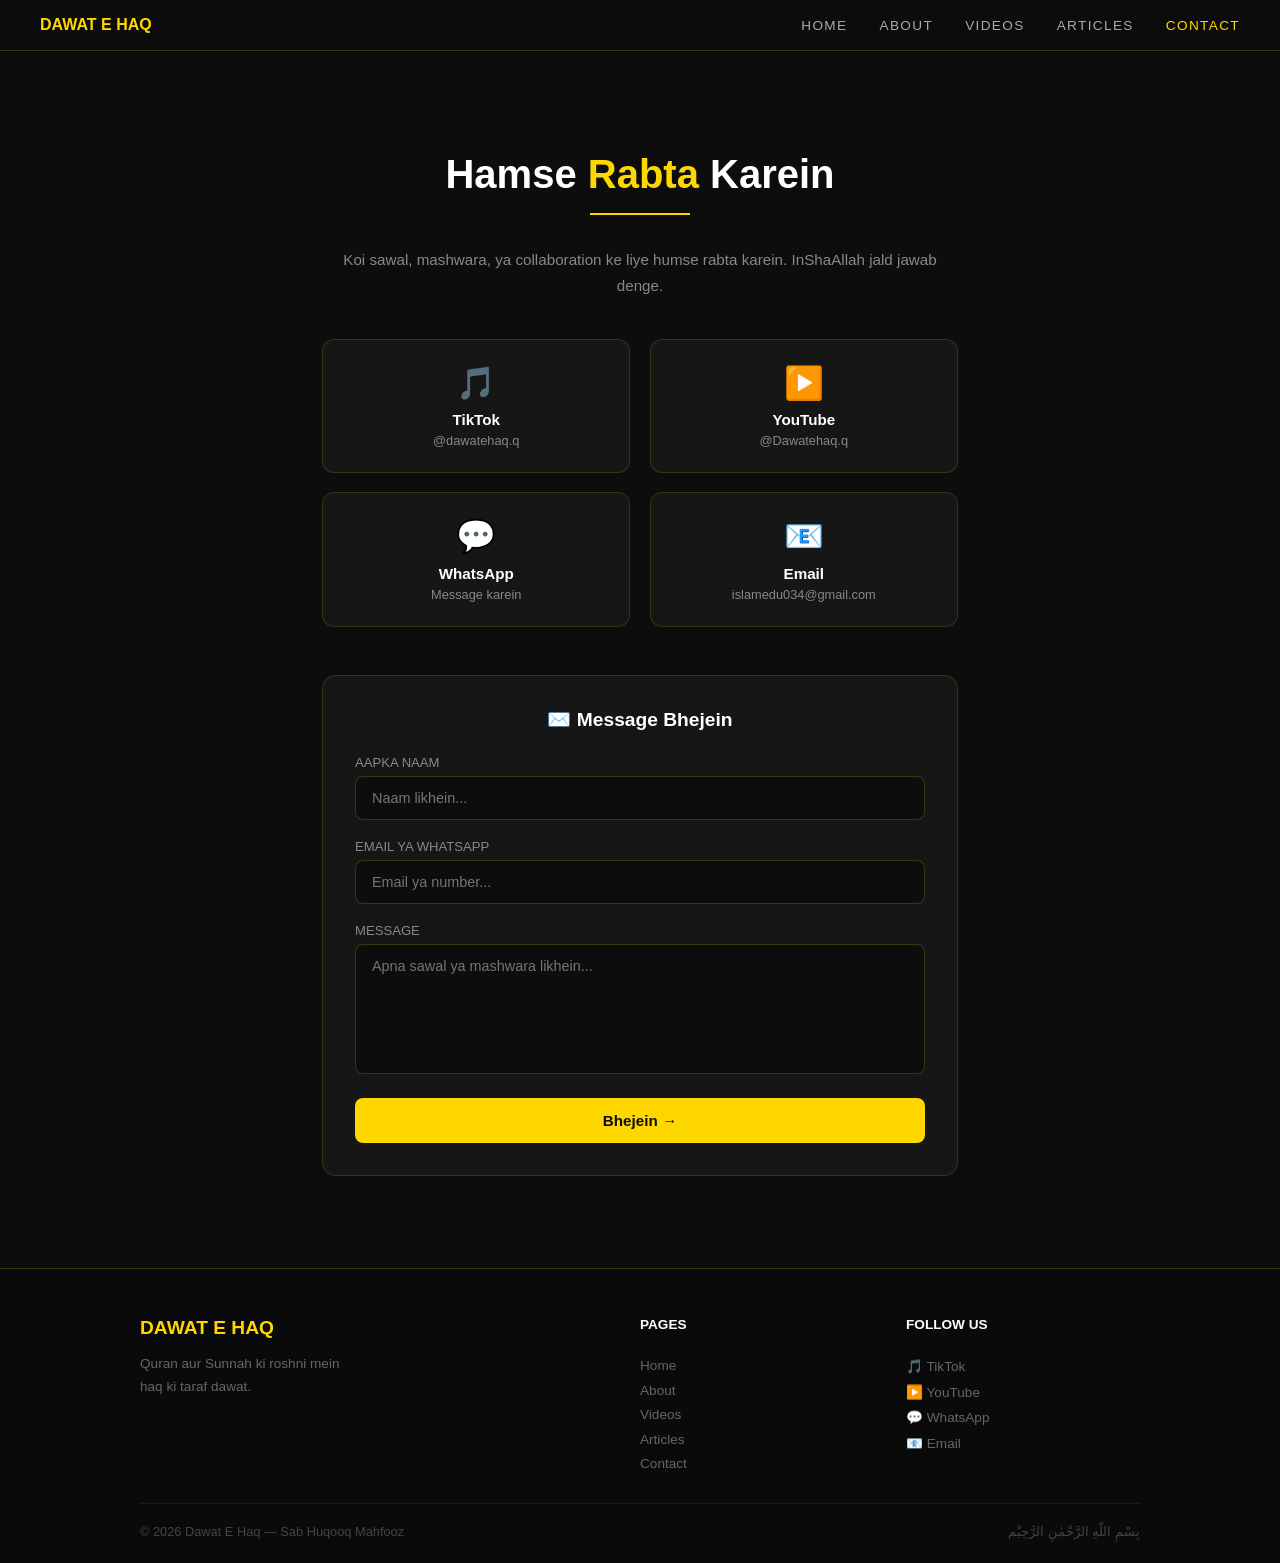
<file: contact.html>
<!DOCTYPE html>
<html lang="en">
<head>
  <meta charset="UTF-8"/>
  <meta name="viewport" content="width=device-width, initial-scale=1.0"/>
  <title>Contact - Dawat E Haq</title>
  <style>
    * { margin: 0; padding: 0; box-sizing: border-box; }
    body { background: #0d0d0d; font-family: 'Segoe UI', sans-serif; color: #ccc; display: flex; flex-direction: column; min-height: 100vh; }
    nav { position: fixed; top: 0; left: 0; right: 0; display: flex; align-items: center; justify-content: space-between; padding: 1rem 2.5rem; background: rgba(13,13,13,0.95); border-bottom: 1px solid rgba(255,215,0,0.2); z-index: 100; }
    .nav-logo { font-size: 1rem; font-weight: 900; color: gold; text-decoration: none; white-space: nowrap; }
    .nav-links { display: flex; gap: 2rem; list-style: none; }
    .nav-links a { color: #aaa; text-decoration: none; font-size: 0.85rem; text-transform: uppercase; letter-spacing: 0.1em; transition: color 0.3s; }
    .nav-links a:hover, .nav-links a.active { color: gold; }
    .hamburger { display: none; flex-direction: column; gap: 5px; cursor: pointer; background: none; border: none; }
    .hamburger span { display: block; width: 22px; height: 2px; background: gold; }
    .mobile-nav { display: none; position: fixed; top: 55px; left: 0; right: 0; background: #111; flex-direction: column; padding: 1rem 2rem; gap: 1rem; z-index: 99; border-bottom: 1px solid rgba(255,215,0,0.2); }
    .mobile-nav.open { display: flex; }
    .mobile-nav a { color: #aaa; text-decoration: none; font-size: 0.9rem; text-transform: uppercase; padding: 0.3rem 0; border-bottom: 1px solid #222; }
    .mobile-nav a:hover { color: gold; }
    .contact-page { max-width: 700px; margin: 120px auto 60px auto; padding: 2rem; text-align: center; flex: 1; }
    .contact-page h1 { font-size: 2.5rem; color: white; margin-bottom: 0.5rem; }
    .contact-page h1 span { color: gold; }
    .gold-line { width: 100px; height: 2px; background: gold; margin: 1rem auto 2rem auto; }
    .contact-page > p { color: #888; margin-bottom: 2.5rem; font-size: 0.95rem; line-height: 1.7; }
    .social-grid { display: grid; grid-template-columns: repeat(2, 1fr); gap: 1.2rem; margin-bottom: 3rem; }
    .social-card { background: #161616; border: 1px solid rgba(255,215,0,0.15); border-radius: 12px; padding: 1.5rem; text-decoration: none; transition: border-color 0.3s, transform 0.2s; display: block; }
    .social-card:hover { border-color: gold; transform: translateY(-3px); }
    .social-icon { font-size: 2rem; margin-bottom: 0.6rem; }
    .social-card h3 { color: white; font-size: 0.95rem; margin-bottom: 0.3rem; }
    .social-card p { color: #888; font-size: 0.8rem; margin: 0; }
    .form-box { background: #161616; border: 1px solid rgba(255,215,0,0.15); border-radius: 14px; padding: 2rem; text-align: left; }
    .form-box h2 { color: white; font-size: 1.2rem; margin-bottom: 1.5rem; text-align: center; }
    .form-group { margin-bottom: 1.2rem; }
    .form-group label { display: block; color: #888; font-size: 0.82rem; margin-bottom: 0.4rem; text-transform: uppercase; }
    .form-group input, .form-group textarea { width: 100%; background: #0d0d0d; border: 1px solid rgba(255,215,0,0.2); border-radius: 8px; padding: 0.8rem 1rem; color: white; font-size: 0.9rem; outline: none; transition: border-color 0.3s; font-family: inherit; }
    .form-group input:focus, .form-group textarea:focus { border-color: gold; }
    .form-group textarea { height: 130px; resize: none; }
    .submit-btn { width: 100%; background: gold; color: #0d0d0d; border: none; padding: 0.9rem; border-radius: 8px; font-size: 0.95rem; font-weight: 700; cursor: pointer; transition: opacity 0.3s; }
    .submit-btn:hover { opacity: 0.85; }
    .success-msg { display: none; background: rgba(255,215,0,0.1); border: 1px solid gold; border-radius: 8px; padding: 1rem; color: gold; text-align: center; margin-top: 1rem; font-size: 0.9rem; }
    footer { background: #0a0a0a; border-top: 1px solid rgba(255,215,0,0.2); padding: 3rem 2.5rem 1.5rem 2.5rem; }
    .footer-top { max-width: 1000px; margin: 0 auto 2rem auto; display: grid; grid-template-columns: 2fr 1fr 1fr; gap: 2rem; }
    .footer-brand h3 { color: gold; font-size: 1.2rem; margin-bottom: 0.8rem; }
    .footer-brand p { color: #666; font-size: 0.85rem; line-height: 1.7; }
    .footer-links h4, .footer-social h4 { color: white; font-size: 0.85rem; text-transform: uppercase; margin-bottom: 1rem; }
    .footer-links, .footer-social { display: flex; flex-direction: column; gap: 0.6rem; }
    .footer-links a, .footer-social a { color: #666; text-decoration: none; font-size: 0.85rem; transition: color 0.3s; }
    .footer-links a:hover, .footer-social a:hover { color: gold; }
    .footer-bottom { max-width: 1000px; margin: 0 auto; border-top: 1px solid #1a1a1a; padding-top: 1.2rem; display: flex; justify-content: space-between; align-items: center; }
    .footer-bottom p { color: #444; font-size: 0.8rem; }
    @media (max-width: 768px) {
      nav { padding: 0.8rem 1rem; }
      .nav-links { display: none; }
      .hamburger { display: flex; }
      .social-grid { grid-template-columns: 1fr; }
      .footer-top { grid-template-columns: 1fr; }
      .footer-bottom { flex-direction: column; gap: 0.5rem; text-align: center; }
    }
  </style>
</head>
<body>
  <nav>
    <a class="nav-logo" href="index.html">DAWAT E HAQ</a>
    <ul class="nav-links">
      <li><a href="index.html">Home</a></li>
      <li><a href="aboutus.html">About</a></li>
      <li><a href="videos.html">Videos</a></li>
      <li><a href="articles.html">Articles</a></li>
      <li><a href="contact.html" class="active">Contact</a></li>
    </ul>
    <button class="hamburger" id="hamburger">
      <span></span><span></span><span></span>
    </button>
  </nav>
  <div class="mobile-nav" id="mobileNav">
    <a href="index.html">Home</a>
    <a href="aboutus.html">About</a>
    <a href="videos.html">Videos</a>
    <a href="articles.html">Articles</a>
    <a href="contact.html">Contact</a>
  </div>
  <section class="contact-page">
    <h1>Hamse <span>Rabta</span> Karein</h1>
    <div class="gold-line"></div>
    <p>Koi sawal, mashwara, ya collaboration ke liye humse rabta karein. InShaAllah jald jawab denge.</p>
    <div class="social-grid">
      <a class="social-card" href="https://tiktok.com/@dawatehaq.q" target="_blank">
        <div class="social-icon">🎵</div><h3>TikTok</h3><p>@dawatehaq.q</p>
      </a>
      <a class="social-card" href="https://youtube.com/@Dawatehaq.q" target="_blank">
        <div class="social-icon">▶️</div><h3>YouTube</h3><p>@Dawatehaq.q</p>
      </a>
      <a class="social-card" href="https://wa.me/923245541337" target="_blank">
        <div class="social-icon">💬</div><h3>WhatsApp</h3><p>Message karein</p>
      </a>
      <a class="social-card" href="mailto:islamedu034@gmail.com">
        <div class="social-icon">📧</div><h3>Email</h3><p>islamedu034@gmail.com</p>
      </a>
    </div>
    <div class="form-box">
      <h2>✉️ Message Bhejein</h2>
      <div class="form-group"><label>Aapka Naam</label><input type="text" id="name" placeholder="Naam likhein..."/></div>
      <div class="form-group"><label>Email ya WhatsApp</label><input type="text" id="contact" placeholder="Email ya number..."/></div>
      <div class="form-group"><label>Message</label><textarea id="message" placeholder="Apna sawal ya mashwara likhein..."></textarea></div>
      <button class="submit-btn" onclick="sendMessage()">Bhejein →</button>
      <div class="success-msg" id="successMsg">✅ Shukriya! Aapka message mil gaya. InShaAllah jald jawab denge.</div>
    </div>
  </section>
  <footer>
    <div class="footer-top">
      <div class="footer-brand"><h3>DAWAT E HAQ</h3><p>Quran aur Sunnah ki roshni mein<br/>haq ki taraf dawat.</p></div>
      <div class="footer-links">
        <h4>Pages</h4>
        <a href="index.html">Home</a>
        <a href="aboutus.html">About</a>
        <a href="videos.html">Videos</a>
        <a href="articles.html">Articles</a>
        <a href="contact.html">Contact</a>
      </div>
      <div class="footer-social">
        <h4>Follow Us</h4>
        <a href="https://tiktok.com/@dawatehaq.q" target="_blank">🎵 TikTok</a>
        <a href="https://youtube.com/@Dawatehaq.q" target="_blank">▶️ YouTube</a>
        <a href="https://wa.me/923245541337" target="_blank">💬 WhatsApp</a>
        <a href="mailto:islamedu034@gmail.com">📧 Email</a>
      </div>
    </div>
    <div class="footer-bottom">
      <p>© 2026 Dawat E Haq — Sab Huqooq Mahfooz</p>
      <p>بِسْمِ اللّٰهِ الرَّحْمٰنِ الرَّحِيْم</p>
    </div>
  </footer>
  <script>
    document.getElementById('hamburger').addEventListener('click', () => {
      document.getElementById('mobileNav').classList.toggle('open');
    });
    function sendMessage() {
      const name = document.getElementById('name').value.trim();
      const contact = document.getElementById('contact').value.trim();
      const message = document.getElementById('message').value.trim();
      if (!name || !contact || !message) { alert('Sab fields bharein!'); return; }
      const text = `*Dawat E Haq — Naya Message*%0A%0A*Naam:* ${name}%0A*Contact:* ${contact}%0A*Message:* ${message}`;
      window.open(`https://wa.me/923245541337?text=${text}`, '_blank');
      document.getElementById('successMsg').style.display = 'block';
    }
  </script>
</body>
</html>
</file>
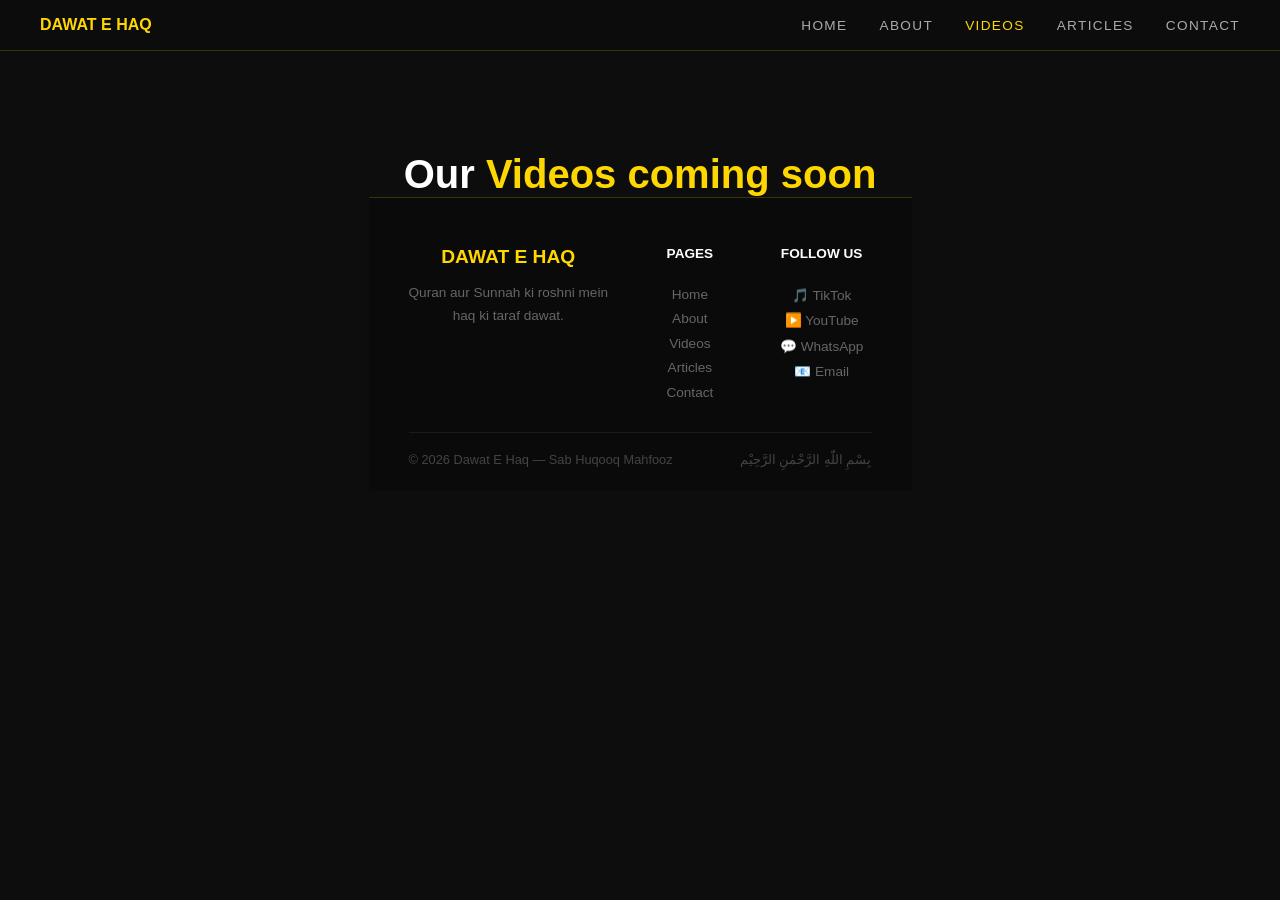
<file: videos.html>
<!DOCTYPE html>
<html lang="en">
<head>
  <meta charset="UTF-8"/>
  <meta name="viewport" content="width=device-width, initial-scale=1.0"/>
  <title>Videos - Dawat E Haq</title>
  <style>
    * { margin: 0; padding: 0; box-sizing: border-box; }
    body { background: #0d0d0d; font-family: 'Segoe UI', sans-serif; color: #ccc; display: flex; flex-direction: column; min-height: 100vh; }
    nav { position: fixed; top: 0; left: 0; right: 0; display: flex; align-items: center; justify-content: space-between; padding: 1rem 2.5rem; background: rgba(13,13,13,0.95); border-bottom: 1px solid rgba(255,215,0,0.2); z-index: 100; }
    .nav-logo { font-size: 1rem; font-weight: 900; color: gold; text-decoration: none; white-space: nowrap; }
    .nav-links { display: flex; gap: 2rem; list-style: none; }
    .nav-links a { color: #aaa; text-decoration: none; font-size: 0.85rem; text-transform: uppercase; letter-spacing: 0.1em; transition: color 0.3s; }
    .nav-links a:hover, .nav-links a.active { color: gold; }
    .hamburger { display: none; flex-direction: column; gap: 5px; cursor: pointer; background: none; border: none; }
    .hamburger span { display: block; width: 22px; height: 2px; background: gold; }
    .mobile-nav { display: none; position: fixed; top: 55px; left: 0; right: 0; background: #111; flex-direction: column; padding: 1rem 2rem; gap: 1rem; z-index: 99; border-bottom: 1px solid rgba(255,215,0,0.2); }
    .mobile-nav.open { display: flex; }
    .mobile-nav a { color: #aaa; text-decoration: none; font-size: 0.9rem; text-transform: uppercase; padding: 0.3rem 0; border-bottom: 1px solid #222; }
    .mobile-nav a:hover { color: gold; }
    .videos-page { max-width: 1000px; margin: 120px auto 60px auto; padding: 2rem; text-align: center; flex: 1; }
    .videos-page h1 { font-size: 2.5rem; color: white; }
    .videos-page h1 span { color: gold; }
    .gold-line { width: 100px; height: 2px; background: gold; margin: 1rem auto; }
    .subtitle { color: #888; margin-bottom: 2.5rem; font-size: 1rem; }
    .video-grid { display: grid; grid-template-columns: repeat(2, 1fr); gap: 2rem; }
    .video-card { background: #1a1a1a; border: 1px solid rgba(255,215,0,0.2); border-radius: 10px; overflow: hidden; text-align: left; }
    .video-wrap { position: relative; padding-bottom: 56.25%; height: 0; }
    .video-wrap iframe { position: absolute; top: 0; left: 0; width: 100%; height: 100%; border: none; }
    .video-card h3 { color: white; padding: 1rem 1rem 0.3rem 1rem; font-size: 1rem; }
    .video-card p { color: #888; padding: 0 1rem 1rem 1rem; font-size: 0.85rem; }
    footer { background: #0a0a0a; border-top: 1px solid rgba(255,215,0,0.2); padding: 3rem 2.5rem 1.5rem 2.5rem; }
    .footer-top { max-width: 1000px; margin: 0 auto 2rem auto; display: grid; grid-template-columns: 2fr 1fr 1fr; gap: 2rem; }
    .footer-brand h3 { color: gold; font-size: 1.2rem; margin-bottom: 0.8rem; }
    .footer-brand p { color: #666; font-size: 0.85rem; line-height: 1.7; }
    .footer-links h4, .footer-social h4 { color: white; font-size: 0.85rem; text-transform: uppercase; margin-bottom: 1rem; }
    .footer-links, .footer-social { display: flex; flex-direction: column; gap: 0.6rem; }
    .footer-links a, .footer-social a { color: #666; text-decoration: none; font-size: 0.85rem; transition: color 0.3s; }
    .footer-links a:hover, .footer-social a:hover { color: gold; }
    .footer-bottom { max-width: 1000px; margin: 0 auto; border-top: 1px solid #1a1a1a; padding-top: 1.2rem; display: flex; justify-content: space-between; align-items: center; }
    .footer-bottom p { color: #444; font-size: 0.8rem; }
    @media (max-width: 768px) {
      nav { padding: 0.8rem 1rem; }
      .nav-links { display: none; }
      .hamburger { display: flex; }
      .video-grid { grid-template-columns: 1fr; }
      .footer-top { grid-template-columns: 1fr; }
      .footer-bottom { flex-direction: column; gap: 0.5rem; text-align: center; }
    }
  </style>
</head>
<body>
  <nav>
    <a class="nav-logo" href="index.html">DAWAT E HAQ</a>
    <ul class="nav-links">
      <li><a href="index.html">Home</a></li>
      <li><a href="aboutus.html">About</a></li>
      <li><a href="videos.html" class="active">Videos</a></li>
      <li><a href="articles.html">Articles</a></li>
      <li><a href="contact.html">Contact</a></li>
    </ul>
    <button class="hamburger" id="hamburger">
      <span></span><span></span><span></span>
    </button>
  </nav>
  <div class="mobile-nav" id="mobileNav">
    <a href="index.html">Home</a>
    <a href="aboutus.html">About</a>
    <a href="videos.html">Videos</a>
    <a href="articles.html">Articles</a>
    <a href="contact.html">Contact</a>
  </div>
  <section class="videos-page">
    <h1>Our <span>Videos coming soon</span></h1>
    
  <footer>
    <div class="footer-top">
      <div class="footer-brand"><h3>DAWAT E HAQ</h3><p>Quran aur Sunnah ki roshni mein<br/>haq ki taraf dawat.</p></div>
      <div class="footer-links">
        <h4>Pages</h4>
        <a href="index.html">Home</a>
        <a href="aboutus.html">About</a>
        <a href="videos.html">Videos</a>
        <a href="articles.html">Articles</a>
        <a href="contact.html">Contact</a>
      </div>
      <div class="footer-social">
        <h4>Follow Us</h4>
        <a href="https://tiktok.com/@dawatehaq.q" target="_blank">🎵 TikTok</a>
        <a href="https://youtube.com/@Dawatehaq.q" target="_blank">▶️ YouTube</a>
        <a href="https://wa.me/923245541337" target="_blank">💬 WhatsApp</a>
        <a href="mailto:islamedu034@gmail.com">📧 Email</a>
      </div>
    </div>
    <div class="footer-bottom">
      <p>© 2026 Dawat E Haq — Sab Huqooq Mahfooz</p>
      <p>بِسْمِ اللّٰهِ الرَّحْمٰنِ الرَّحِيْم</p>
    </div>
  </footer>
  <script>
    document.getElementById('hamburger').addEventListener('click', () => {
      document.getElementById('mobileNav').classList.toggle('open');
    });
  </script>
</body>
</html>
</file>
<file: style.css>
/* Hero CSS mein yeh add karo */
.hero {
  min-height: 80vh;  /* yeh add karo */
  margin-bottom: 0;
}

/* Body ka flex theek karo */
body {
  display: flex;
  flex-direction: column;  /* yeh hona chahiye */
}

body{
	
	
	
}
nav {
  position: fixed;
  top: 0; left: 0; right: 0;
  display: flex;
  align-items: center;
  justify-content: space-between;
  padding: 1rem 2rem;
  background: #111;
  border-bottom: 1px solid gold;
}

nav a {
  color: gold;
  text-decoration: none;
  font-size: 1rem;
}

ul {
  display: flex;
  gap: 2rem;
  list-style: none;
}

ul a {
  color: white;
  text-decoration: none;
}

ul a:hover {
  color: gold;
}
/* ABOUT PAGE */
.about {
  max-width: 800px;
  margin: 100px auto 0 auto;
  padding: 2rem;
  text-align: center;
}

.about h1 {
  font-size: 2.5rem;
  color: white;
  margin-bottom: 1rem;
}

.about h1 span {
  color: gold;
}

.line {
  width: 100px;
  height: 2px;
  background: gold;
  margin: 1rem auto 2rem auto;
}

.about p {
  color: #aaa;
  font-size: 1rem;
  line-height: 1.8;
  margin-bottom: 1rem;
}

.cards {
  display: flex;
  gap: 1.5rem;
  margin-top: 2.5rem;
  flex-wrap: wrap;
  justify-content: center;
}

.card {
  background: #1a1a1a;
  border: 1px solid rgba(255,215,0,0.2);
  border-radius: 10px;
  padding: 1.5rem;
  width: 220px;
  text-align: center;
}

.card h3 {
  color: gold;
  margin-bottom: 0.8rem;
  font-size: 1rem;
}

.card p {
  color: #888;
  font-size: 0.9rem;
}

/* Active nav link */
.active {
  color: gold !important;
  border-bottom: 1px solid gold;
  padding-bottom: 2px;
}

body {
  background: #0d0d0d;
  font-family: sans-serif;
}
/* VIDEOS PAGE */
.videos-page {
  max-width: 1000px;
  margin: 100px auto 0 auto;
  padding: 2rem;
  text-align: center;
}

.videos-page h1 {
  font-size: 2.5rem;
  color: white;
}

.videos-page h1 span {
  color: gold;
}

.subtitle {
  color: #888;
  margin-bottom: 2.5rem;
  font-size: 1rem;
}

.video-grid {
  display: grid;
  grid-template-columns: repeat(2, 1fr);
  gap: 2rem;
}

.video-card {
  background: #1a1a1a;
  border: 1px solid rgba(255,215,0,0.2);
  border-radius: 10px;
  overflow: hidden;
  text-align: left;
}

.video-wrap {
  position: relative;
  padding-bottom: 56.25%; /* 16:9 ratio */
  height: 0;
}

.video-wrap iframe {
  position: absolute;
  top: 0; left: 0;
  width: 100%;
  height: 100%;
  border: none;
}

.video-card h3 {
  color: white;
  padding: 1rem 1rem 0.3rem 1rem;
  font-size: 1rem;
}

.video-card p {
  color: #888;
  padding: 0 1rem 1rem 1rem;
  font-size: 0.85rem;
}

/* Mobile */
@media (max-width: 600px) {
  .video-grid {
    grid-template-columns: 1fr;
  }
}
/* FOOTER */
footer {
  background: #0a0a0a;
  border-top: 1px solid rgba(255,215,0,0.2);
  padding: 3rem 2.5rem 1.5rem 2.5rem;
  margin-top: 4rem;
}

.footer-top {
  max-width: 1000px;
  margin: 0 auto;
  display: grid;
  grid-template-columns: 2fr 1fr 1fr;
  gap: 2rem;
  margin-bottom: 2rem;
}

.footer-brand h3 {
  color: gold;
  font-size: 1.2rem;
  letter-spacing: 0.1em;
  margin-bottom: 0.8rem;
}

.footer-brand p {
  color: #666;
  font-size: 0.85rem;
  line-height: 1.7;
}

.footer-links h4,
.footer-social h4 {
  color: white;
  font-size: 0.85rem;
  text-transform: uppercase;
  letter-spacing: 0.1em;
  margin-bottom: 1rem;
}

.footer-links,
.footer-social {
  display: flex;
  flex-direction: column;
  gap: 0.6rem;
}

.footer-links a,
.footer-social a {
  color: #666;
  text-decoration: none;
  font-size: 0.85rem;
  transition: color 0.3s;
}

.footer-links a:hover,
.footer-social a:hover {
  color: gold;
}

.footer-bottom {
  max-width: 1000px;
  margin: 0 auto;
  border-top: 1px solid #1a1a1a;
  padding-top: 1.2rem;
  display: flex;
  justify-content: space-between;
  align-items: center;
}

.footer-bottom p {
  color: #444;
  font-size: 0.8rem;
}

/* Mobile */
@media (max-width: 600px) {
  .footer-top {
    grid-template-columns: 1fr;
  }
  .footer-bottom {
    flex-direction: column;
    gap: 0.5rem;
    text-align: center;
  }
}
/* ===== MOBILE FRIENDLY ===== */
@media (max-width: 768px) {

  /* NAV */
  nav {
    padding: 1rem;
  }

  .nav-links {
    display: none; /* mobile par links chhupaao */
  }

  .nav-logo {
    font-size: 0.95rem;
  }

  /* HERO */
  .hero h1 {
    font-size: 2rem;
  }

  .arabic {
    font-size: 1rem;
  }

  /* ABOUT */
  .cards {
    flex-direction: column;
    align-items: center;
  }

  .card {
    width: 100%;
    max-width: 320px;
  }

  /* VIDEOS */
  .video-grid {
    grid-template-columns: 1fr;
  }

  /* ARTICLES */
  .article-grid {
    grid-template-columns: 1fr;
  }

  /* CONTACT */
  .social-grid {
    grid-template-columns: 1fr;
  }

  /* FOOTER */
  .footer-top {
    grid-template-columns: 1fr;
    text-align: center;
  }

  .footer-bottom {
    flex-direction: column;
    gap: 0.5rem;
    text-align: center;
  }

}
@media (max-width: 768px) {
  .nav-links { display: none; }
  nav { padding: 1rem; }
  .hero h1 { font-size: 2rem; }
  .footer-top { grid-template-columns: 1fr; }
  .footer-bottom { flex-direction: column; text-align: center; }
  .video-grid { grid-template-columns: 1fr; }
  .article-grid { grid-template-columns: 1fr; }
  .social-grid { grid-template-columns: 1fr; }
  .cards { flex-direction: column; align-items: center; }
  .card { width: 100%; }
}
.hamburger { display: none; }

.mobile-nav {
  display: none;
  position: fixed;
  top: 55px; left: 0; right: 0;
  background: #111;
  flex-direction: column;
  padding: 1rem 2rem;
  gap: 1rem;
  z-index: 99;
  border-bottom: 1px solid rgba(255,215,0,0.2);
}

.mobile-nav.open { display: flex; }

.mobile-nav a {
  color: #aaa;
  text-decoration: none;
  font-size: 0.9rem;
  text-transform: uppercase;
  letter-spacing: 0.1em;
  padding: 0.3rem 0;
  border-bottom: 1px solid #222;
}

.mobile-nav a:hover { color: gold; }
.hamburger { display: none; flex-direction: column; gap: 5px; cursor: pointer; background: none; border: none; }
.hamburger span { display: block; width: 22px; height: 2px; background: gold; }
.mobile-nav { display: none; position: fixed; top: 55px; left: 0; right: 0; background: #111; flex-direction: column; padding: 1rem 2rem; gap: 1rem; z-index: 99; border-bottom: 1px solid rgba(255,215,0,0.2); }
.mobile-nav.open { display: flex; }
.mobile-nav a { color: #aaa; text-decoration: none; font-size: 0.9rem; text-transform: uppercase; padding: 0.3rem 0; border-bottom: 1px solid #222; }
@media (max-width: 768px) { nav { padding: 0.8rem 1rem; } .nav-links { display: none; } .hamburger { display: flex; } }
</file>
